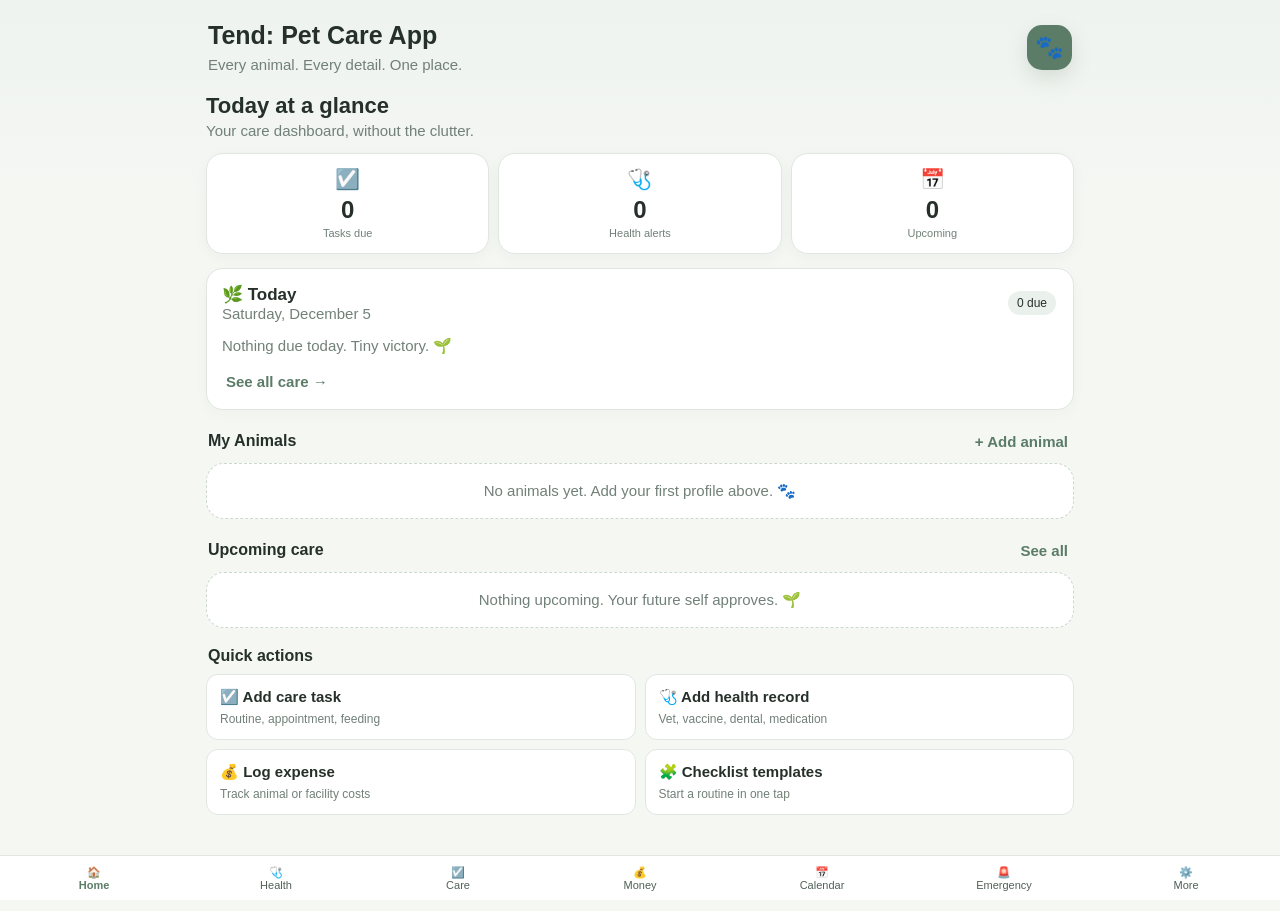
<file: index.html>
<!doctype html><html><head><meta charset="utf-8"><meta name="viewport" content="width=device-width,initial-scale=1,viewport-fit=cover"><meta name="theme-color" content="#5b7c67"><link rel="manifest" href="manifest.json"><link rel="apple-touch-icon" href="./icon-192.png?v=10"><link rel="icon" href="./icon-192.png?v=10" type="image/png"><title>Tend: Pet Care App</title><meta name="tend-build" content="2026-10-11-recovery-build28"><link rel="stylesheet" href="./enhancements.css?v=3"><script src="./enhancements.js?v=3"></script><script src="./bugfixes.js?v=1"></script><style>:root{--a:#5b7c67;--a2:#78927f;--bg:#f5f7f3;--card:#fff;--ink:#26302a;--muted:#718078;--line:#e0e7e2;--soft:#eaf0ec;--cream:#f7f3e7;--warn:#a66a2c;--danger:#8a3d2c}*{box-sizing:border-box}body{margin:0;background:linear-gradient(180deg,#eef3ef 0,#f5f7f3 210px);font:15px -apple-system,BlinkMacSystemFont,"Segoe UI",sans-serif;color:var(--ink)}button,input,select,textarea{font:inherit}button{border:1px solid var(--line);background:#fff;border-radius:12px;padding:10px 13px;color:var(--ink)}button:active{transform:scale(.98)}.primary{background:var(--a);color:#fff;border:0;font-weight:700}.app{max-width:900px;margin:auto;padding:18px 16px calc(96px + env(safe-area-inset-bottom))}.top{padding:4px 2px 16px}.brand{display:flex;align-items:center;justify-content:space-between;gap:12px}.brand h1{font-size:25px;line-height:1.1;margin:0}.brand p{margin:6px 0 0;color:var(--muted)}.paw{width:45px;height:45px;border-radius:15px;background:var(--a);display:grid;place-items:center;color:#fff;font-size:23px;box-shadow:0 8px 20px #5b7c6730}.screen{display:none}.screen.on{display:block}.homeHero{margin:4px 0 14px}.homeHero h2{font-size:22px;margin:0 0 3px}.homeHero p{margin:0;color:var(--muted)}.stats{display:grid;grid-template-columns:repeat(3,1fr);gap:9px;margin:14px 0}.stat{background:var(--card);border:1px solid var(--line);border-radius:17px;padding:13px 10px;min-height:88px;box-shadow:0 4px 14px #26302a0a}.stat .ico{font-size:20px}.stat strong{display:block;font-size:24px;line-height:1.1;margin-top:6px}.stat span{font-size:11px;color:var(--muted)}.sectionHead{display:flex;justify-content:space-between;align-items:center;margin:19px 2px 9px}.sectionHead h3{margin:0;font-size:16px}.link{border:0;background:transparent;color:var(--a);padding:4px;font-weight:700}.animals{display:grid;gap:9px}.animal{display:flex;align-items:center;gap:12px;background:var(--card);border:1px solid var(--line);border-radius:18px;padding:11px;box-shadow:0 4px 14px #26302a0a;cursor:pointer}.animal .avatar{width:64px;height:64px;border-radius:16px;background:var(--soft);display:grid;place-items:center;overflow:hidden;flex:0 0 auto;font-size:29px}.avatar img{width:100%;height:100%;object-fit:cover}.animalMain{min-width:0;flex:1}.animalMain b{font-size:16px}.animalMain .sub{color:var(--muted);font-size:13px;margin-top:3px;white-space:nowrap;overflow:hidden;text-overflow:ellipsis}.chev{color:#9aa69f;font-size:22px}.empty{background:var(--card);border:1px dashed #cbd7cf;border-radius:18px;padding:18px;text-align:center;color:var(--muted)}.quick{display:grid;grid-template-columns:1fr 1fr;gap:9px}.quick button{text-align:left;padding:13px;background:#fff}.quick b{display:block;margin-bottom:3px}.quick span{font-size:12px;color:var(--muted)}.card{background:var(--card);border:1px solid var(--line);border-radius:17px;padding:15px;margin:10px 0;box-shadow:0 4px 14px #26302a08}.grid{display:grid;grid-template-columns:1fr 1fr;gap:10px}.title{display:flex;justify-content:space-between;align-items:center;gap:8px}.muted{color:var(--muted)}h2{font-size:21px}.pet{display:flex;gap:12px;align-items:center}.task{display:flex;gap:10px;align-items:center}.check{width:30px;height:30px;border-radius:50%;padding:0}.done{text-decoration:line-through;opacity:.55}.pill{display:inline-block;padding:5px 9px;border-radius:999px;background:var(--soft);font-size:12px;margin:2px}.danger{color:var(--danger)}nav{position:fixed;bottom:0;left:0;right:0;width:100%;box-sizing:border-box;background:#fff;border-top:1px solid var(--line);display:flex;justify-content:space-around;align-items:stretch;z-index:99;overflow-x:hidden;overflow-y:hidden;padding:0 max(3px,env(safe-area-inset-right)) env(safe-area-inset-bottom) max(3px,env(safe-area-inset-left));transform:translateZ(0);-webkit-transform:translateZ(0)}nav button{flex:1 1 0;min-width:0;max-width:none;border:0;border-radius:0;font-size:10px;background:transparent;padding:10px 2px 9px;color:#516057;white-space:nowrap}nav button.active{color:var(--a);font-weight:800}.modal{display:none;position:fixed;inset:0;background:#0007;align-items:flex-end;z-index:10}.modal.on{display:flex}.sheet{background:#fff;width:100%;max-height:94vh;overflow:auto;border-radius:24px 24px 0 0;padding:20px}.formgrid{display:grid;grid-template-columns:1fr 1fr;gap:8px}label{display:block;color:var(--muted);margin:8px 0}input,select,textarea{width:100%;padding:10px;border:1px solid var(--line);border-radius:10px;margin-top:4px}textarea{min-height:65px}.species{display:grid;grid-template-columns:1fr 1fr;gap:7px;max-height:280px;overflow:auto}.species button.sel{outline:2px solid var(--a);background:var(--soft)}.template{cursor:pointer}.template b{display:block;margin-bottom:5px}.profilePhoto{width:92px;height:92px;border-radius:22px;overflow:hidden;background:var(--soft);display:grid;place-items:center;font-size:40px}.profilePhoto img{width:100%;height:100%;object-fit:cover}.alertCard{border-left:4px solid var(--warn)}.upcomingRow{display:flex;justify-content:space-between;gap:10px;align-items:center}.dateBadge{background:var(--soft);border-radius:12px;padding:7px 9px;text-align:center;min-width:52px}.dateBadge b{display:block;font-size:16px}.dateBadge small{font-size:10px;color:var(--muted)}@media(max-width:560px){.grid,.formgrid{grid-template-columns:1fr}.stats{gap:7px}.stat{padding:11px 8px}.app{padding-top:14px}.brand h1{font-size:22px}}</style><style>nav [data-s="facility"],#facility{display:none!important}</style></head><body><div class="app"><header class="top"><div class="brand"><div><h1>Tend: Pet Care App</h1><p>Every animal. Every detail. One place.</p></div><div class="paw">🐾</div></div></header><main><section id="home" class="screen on"><div class="homeHero"><h2>Today at a glance</h2><p>Your care dashboard, without the clutter.</p></div><div class="stats"><button class="stat" onclick="show('care')"><div class="ico">☑️</div><strong id="statTasks">0</strong><span>Tasks due</span></button><button class="stat" onclick="show('health')"><div class="ico">🩺</div><strong id="statHealth">0</strong><span>Health alerts</span></button><button class="stat" onclick="show('care')"><div class="ico">📅</div><strong id="statUpcoming">0</strong><span>Upcoming</span></button></div><div class="sectionHead"><h3>My Animals</h3><button class="link" onclick="petForm()">+ Add animal</button></div><div id="pets" class="animals"></div><div class="sectionHead"><h3>Upcoming care</h3><button class="link" onclick="show('care')">See all</button></div><div id="upcoming"></div><div class="sectionHead"><h3>Quick actions</h3></div><div class="quick"><button onclick="careForm()"><b>☑️ Add care task</b><span>Routine, appointment, feeding</span></button><button onclick="healthForm()"><b>🩺 Add health record</b><span>Vet, vaccine, dental, medication</span></button><button onclick="expenseForm()"><b>💰 Log expense</b><span>Track animal or facility costs</span></button><button onclick="templateMenu()"><b>🧩 Checklist templates</b><span>Start a routine in one tap</span></button></div></section><section id="animalDetail" class="screen"><div id="animalDetailBody"></div></section><section id="health" class="screen"><div class="title"><h2>🩺 Health</h2><button class="primary" onclick="healthForm()">+ Add</button></div><div id="healthList" class="card"></div></section><section id="care" class="screen"><div class="title"><h2>✨ Care Checklists</h2><button class="primary" onclick="careForm()">+ Task</button></div><div id="careSummary"></div><div id="careList"></div></section><section id="money" class="screen"><div class="title"><h2>💰 Money</h2><button class="primary" onclick="expenseForm()">+ Add</button></div><div id="moneyList" class="card"></div></section><section id="facility" class="screen"><div class="title"><h2>🏡 Facility</h2><button class="primary" onclick="facilityForm()">+ Add checklist</button></div><div id="facilityList"></div></section><section id="emergency" class="screen"><div class="title"><h2>🚨 Emergency</h2><button onclick="incidentForm()">+ Incident</button></div><div id="emList"></div><div id="incidentList"></div></section><section id="more" class="screen"><h2>⚙️ More</h2><div class="card"><b>Mode</b><p class="muted">Use Personal mode for a household, or Facility mode for a rescue, farm, petting zoo, barn, or multi-animal operation.</p><button onclick="toggleMode()">Switch mode</button> <div id="modeText" class="pill"></div></div><div class="card"><button onclick="backup()">Export backup</button> <label style="display:inline-block">Import<input type="file" accept="application/json" onchange="restore(event)" style="display:none"></label></div><div class="card"><b>📸 Transfer animal photos</b><p class="muted">Move photos between Safari and the Home Screen app without replacing animal profiles or other records.</p><button onclick="tendExportPhotos()">Export photos</button> <label style="display:inline-block">Import photos<input type="file" accept=".json,application/json" onchange="tendImportPhotos(event)" style="display:none"></label></div><div class="card" id="tendUpdateCard"><div class="title"><div><b>🔄 Tend Updates</b><p class="muted" style="margin:5px 0 0">Check for the latest version of Tend.</p></div><span class="pill">Build 28</span></div><button class="primary" style="margin-top:10px;width:100%" onclick="window.tendCheckForUpdates()">Check for Updates</button><p id="tendUpdateStatus" class="muted" style="margin:8px 0 0;font-size:12px"></p></div></div></section></main><nav id="nav"><button data-s="home" onclick="show('home')">🏠<br>Home</button><button data-s="health" onclick="show('health')">🩺<br>Health</button><button data-s="care" onclick="show('care')">☑️<br>Care</button><button data-s="money" onclick="show('money')">💰<br>Money</button><button data-s="emergency" onclick="show('emergency')">🚨<br>Emergency</button><button data-s="more" onclick="show('more')">⚙️<br>More</button></nav><div id="modal" class="modal"><div class="sheet"><button onclick="closeM()">×</button><div id="body"></div></div></div></div><script>const K='pcc-web-v6';let raw=localStorage.getItem(K)||localStorage.getItem('pcc-web-v5')||localStorage.getItem('pcc-web-v4')||localStorage.getItem('pcc-web-v3')||localStorage.getItem('pcc-web-v1');let d=raw?JSON.parse(raw):null;d=d||{pets:[],health:[],care:[],expenses:[],meds:[],weights:[],checklists:[],incidents:[],mode:'personal'};for(const k of ['pets','health','care','expenses','meds','weights','checklists','incidents'])d[k]??=[];d.mode??='personal';const $=x=>document.getElementById(x),v=x=>$(x)?.value||'',pn=id=>(d.pets.find(p=>p.id==id)||{}).name||'Unknown';const photoDB=(()=>{let dbp;const connect=()=>dbp??=new Promise((resolve,reject)=>{const req=indexedDB.open('tend-animal-photos',1);req.onupgradeneeded=()=>req.result.createObjectStore('photos');req.onsuccess=()=>resolve(req.result);req.onerror=()=>reject(req.error)});return{async put(id,data){const db=await connect();return new Promise((resolve,reject)=>{const tx=db.transaction('photos','readwrite');tx.objectStore('photos').put(data,String(id));tx.oncomplete=resolve;tx.onerror=()=>reject(tx.error)})},async get(id){const db=await connect();return new Promise((resolve,reject)=>{const tx=db.transaction('photos');const r=tx.objectStore('photos').get(String(id));r.onsuccess=()=>resolve(r.result);r.onerror=()=>reject(r.error)})}}})();async function hydratePhotos(){try{await Promise.all(d.pets.map(async p=>{if(p.photoKey){const photo=await photoDB.get(p.photoKey);if(photo)p.photo=photo}}));render()}catch(e){console.warn('Photo storage unavailable',e)}};document.addEventListener('visibilitychange',()=>{if(!document.hidden)hydratePhotos()});window.addEventListener('pageshow',()=>hydratePhotos());(()=>{let checking=false,lastCheck=0;async function check(){if(checking||!navigator.onLine)return;const now=Date.now();if(now-lastCheck<60000)return;lastCheck=now;checking=true;try{if('serviceWorker'in navigator){const reg=await navigator.serviceWorker.getRegistration();if(reg)await reg.update()}const response=await fetch('./index.html?auto-check='+now,{cache:'no-store'});if(!response.ok)return;const html=await response.text();const version=(html.match(/<meta name="tend-build" content="([^"]+)"/)||[])[1];const current=document.querySelector('meta[name="tend-build"]')?.content;if(version&&current&&version!==current){sessionStorage.setItem('tend-update-pending',version);location.reload()}}catch(e){console.warn('Tend auto-update check',e)}finally{checking=false}}window.addEventListener('pageshow',()=>{hydratePhotos();check()});document.addEventListener('visibilitychange',()=>{if(!document.hidden){hydratePhotos();check()}});window.addEventListener('online',check);setTimeout(check,2500);setInterval(()=>{if(!document.hidden)check()},15*60*1000)})();async function tendExportPhotos(){try{const photos=[];for(const p of d.pets){let photo=p.photo;if(!photo&&p.photoKey)photo=await photoDB.get(p.photoKey);if(photo)photos.push({id:p.id,name:p.name,photo})}if(!photos.length){alert('No saved animal photos found in this version of Tend.');return}const blob=new Blob([JSON.stringify({type:'tend-photo-transfer',photos})],{type:'application/json'});const url=URL.createObjectURL(blob),a=document.createElement('a');a.href=url;a.download='tend-animal-photos.json';a.click();setTimeout(()=>URL.revokeObjectURL(url),30000)}catch(e){alert('Could not export photos: '+e.message)}}async function tendImportPhotos(event){const file=event.target.files?.[0];if(!file)return;try{const data=JSON.parse(await file.text());if(data.type!=='tend-photo-transfer'||!Array.isArray(data.photos))throw Error('Not a Tend photo transfer file');let count=0;for(const item of data.photos){const p=d.pets.find(p=>String(p.id)===String(item.id))||d.pets.find(p=>p.name===item.name);if(!p||typeof item.photo!=='string'||!item.photo.startsWith('data:image/'))continue;await photoDB.put(p.id,item.photo);p.photoKey=p.id;p.photo=item.photo;count++}const current=d.pets.map(p=>p.photo);d.pets.forEach(p=>delete p.photo);try{localStorage.setItem(K,JSON.stringify(d))}finally{d.pets.forEach((p,i)=>{if(current[i])p.photo=current[i]})}render();alert(count+' animal photo(s) transferred! 🐾')}catch(e){alert('Photo import failed: '+e.message)}finally{event.target.value=''}}const save=()=>{try{localStorage.setItem(K,JSON.stringify(d));render();return true}catch(e){alert('Tend storage is full. Your changes could not be saved. Export a backup from More before making further changes.');return false}};const show=s=>{document.querySelectorAll('.screen').forEach(x=>x.classList.remove('on'));$(s).classList.add('on');document.querySelectorAll('nav button').forEach(b=>b.classList.toggle('active',b.dataset.s===s));window.scrollTo(0,0)};const open=h=>{$('body').innerHTML=h;$('modal').classList.add('on')},closeM=()=>{$('modal').classList.remove('on')};const S=[['Dog','🐕'],['Cat','🐈'],['Horse','🐴'],['Rabbit','🐇'],['Guinea pig','🐹'],['Hamster','🐹'],['Rat','🐀'],['Mouse','🐭'],['Hedgehog','🦔'],['Ferret','🦦'],['Chinchilla','🐿️'],['Parrot','🦜'],['Cockatiel','🦜'],['Finch','🐦'],['Canary','🐦'],['Duck','🦆'],['Chicken','🐔'],['Goat','🐐'],['Sheep','🐑'],['Pig','🐖'],['Mini pig','🐖'],['Cow','🐄'],['Donkey','🫏'],['Alpaca','🦙'],['Llama','🦙'],['Lizard','🦎'],['Gecko','🦎'],['Bearded dragon','🦎'],['Snake','🐍'],['Turtle','🐢'],['Tortoise','🐢'],['Frog','🐸'],['Newt','🦎'],['Salamander','🦎'],['Axolotl','🦎'],['Fish','🐠'],['Betta','🐠'],['Koi','🐟'],['Shrimp','🦐'],['Aquatic snail','🐌'],['Hermit crab','🦀'],['Tarantula','🕷️'],['Scorpion','🦂'],['Insect','🪲'],['Millipede','🪱'],['Isopod','🪲'],['Land snail','🐌'],['Other','🐾']];let chosen='Dog',newPhoto=null;const icon=s=>(S.find(x=>x[0]==s)||['','🐾'])[1],group=s=>['Lizard','Gecko','Bearded dragon','Snake','Turtle','Tortoise'].includes(s)?'reptile':['Parrot','Cockatiel','Finch','Canary','Duck','Chicken'].includes(s)?'bird':['Frog','Newt','Salamander','Axolotl'].includes(s)?'amphibian':s;const fields={Horse:['Barn / stall','Height','Feed / forage','Farrier','Dental'],Rabbit:['Hay / forage','Pellets','Dental care','Nail trim','Litter notes'],reptile:['Enclosure','Temperature','Humidity','Feeding','Shedding','Supplements'],amphibian:['Habitat','Water / water quality','Temperature','Humidity','Feeding','Handling notes'],bird:['Enclosure','Diet','Beak care','Nail care','Avian vet'],Dog:['Food / diet','Groomer','Exercise notes'],Cat:['Food / diet','Litter notes','Groomer'],Goat:['Pen / pasture','Feed / forage','Hoof care','Fencing notes'],default:['Diet / feeding','Habitat / enclosure','Care notes']};const tendEsc=x=>String(x??'').replace(/[&<>"']/g,c=>({'&':'&amp;','<':'&lt;','>':'&gt;','"':'&quot;',"'":'&#39;'}[c]));function animalDetail(id){const p=d.pets.find(x=>String(x.id)===String(id));if(!p)return;const health=d.health.filter(x=>String(x.pet)===String(id)).sort((a,b)=>(b.date||'').localeCompare(a.date||''));const tasks=d.care.filter(x=>String(x.pet)===String(id)).sort((a,b)=>(a.date||'').localeCompare(b.date||''));const extras=(fields[group(p.species)]||fields.default).map((label,i)=>p.extra?.[i]?'<div class="card"><b>'+tendEsc(label)+'</b><p>'+tendEsc(p.extra[i])+'</p></div>':'').join('');$('animalDetailBody').innerHTML='<button onclick="show(\'home\')">← My Animals</button><div class="card" style="text-align:center;margin-top:12px">'+(p.photo?'<img src="'+p.photo+'" style="width:100%;max-height:280px;object-fit:cover;border-radius:15px">':'<div style="font-size:60px">'+icon(p.species)+'</div>')+'<h2>'+tendEsc(p.name||'Unnamed')+'</h2><p class="muted">'+tendEsc(p.species||'')+(p.breed?' · '+tendEsc(p.breed):'')+'</p><button class="primary" onclick="petForm('+p.id+')">Edit animal</button></div>'+(extras?'<h3>Care & feeding</h3>'+extras:'')+(p.vet?'<div class="card"><b>Vet / emergency contact</b><p>'+tendEsc(p.vet)+'</p></div>':'')+(p.allergy?'<div class="card"><b>Allergies & alerts</b><p>'+tendEsc(p.allergy)+'</p></div>':'')+(p.notes?'<div class="card"><b>Notes</b><p>'+tendEsc(p.notes)+'</p></div>':'')+'<h3>🩺 Health history</h3>'+(health.map(x=>'<div class="card"><b>'+tendEsc(x.title)+'</b><p class="muted">'+tendEsc(x.date)+'</p><p>'+tendEsc(x.notes)+'</p></div>').join('')||'<div class="empty">No health records yet</div>')+'<h3>☑️ Care schedule</h3>'+(tasks.map(x=>'<div class="card"><b>'+tendEsc(x.title)+'</b><p class="muted">'+tendEsc(x.date||'No date')+(x.done?' · Completed':'')+'</p></div>').join('')||'<div class="empty">No care tasks yet</div>');show('animalDetail')}function petForm(id){let p=id?d.pets.find(x=>x.id==id):{};chosen=p.species||'Dog';newPhoto=null;open(`<h2>${id?'Edit':'Add'} animal</h2><div class="species">${S.map(x=>`<button class="${x[0]==chosen?'sel':''}" onclick="choose('${x[0]}',this)">${x[1]} ${x[0]}</button>`).join('')}</div><div class="formgrid"><label>Name<input id="name" value="${p.name||''}"></label><label>Breed / variety<input id="breed" value="${p.breed||''}"></label></div><label>Photo<input id="photo" type="file" accept="image/*" onchange="photoRead(event)"></label><div class="formgrid">${(fields[group(chosen)]||fields.default).map((x,i)=>`<label>${x}<input id="f${i}" value="${p.extra?.[i]||''}"></label>`).join('')}</div><label>Vet / emergency contact<input id="vet" value="${p.vet||''}"></label><label>Allergies / alerts<input id="allergy" value="${p.allergy||''}"></label><label>Notes<textarea id="notes">${p.notes||''}</textarea></label><button class="primary" onclick="savePet(${id||0})">Save animal</button>`)}function choose(s,b){chosen=s;document.querySelectorAll('.species button').forEach(x=>x.classList.remove('sel'));b.classList.add('sel')}async function photoRead(e){const f=e.target.files?.[0];if(!f)return;if(!f.type.startsWith('image/')){alert('Please choose an image.');return}try{const img=await createImageBitmap(f);const max=900,scale=Math.min(1,max/Math.max(img.width,img.height));const canvas=document.createElement('canvas');canvas.width=Math.max(1,Math.round(img.width*scale));canvas.height=Math.max(1,Math.round(img.height*scale));canvas.getContext('2d').drawImage(img,0,0,canvas.width,canvas.height);img.close();newPhoto=canvas.toDataURL('image/jpeg',0.68);if(newPhoto.length>650000){const smaller=document.createElement('canvas');smaller.width=Math.round(canvas.width*.7);smaller.height=Math.round(canvas.height*.7);smaller.getContext('2d').drawImage(canvas,0,0,smaller.width,smaller.height);newPhoto=smaller.toDataURL('image/jpeg',0.5)}}catch(err){alert('Could not process this photo. Please try another image.')}}async function savePet(id){const existing=id?d.pets.find(x=>x.id==id):null;const p=existing||{id:Date.now()};const prior=existing?{...existing}:null;const photoToSave=newPhoto;Object.assign(p,{name:v('name'),species:chosen,breed:v('breed'),vet:v('vet'),allergy:v('allergy'),notes:v('notes'),extra:[0,1,2,3,4,5].map(i=>v('f'+i))});if(photoToSave){try{await photoDB.put(p.id,photoToSave);p.photoKey=p.id;p.photo=photoToSave}catch(e){alert('Photo storage failed. Your animal was not saved.');return}}else if(p.photo&&!p.photoKey){try{await photoDB.put(p.id,p.photo);p.photoKey=p.id}catch(e){console.warn(e)}}if(!existing)d.pets.push(p);const photo=p.photo;delete p.photo;const ok=save();if(photo)p.photo=photo;if(ok){render();closeM();newPhoto=null}else{if(!existing)d.pets=d.pets.filter(x=>x!==p);else Object.assign(p,prior);render()}}function careForm(id){const t=id?d.care.find(x=>x.id==id):{};open(`<h2>☑️ ${id?'Edit':'Add'} care task</h2><label>Task<input id="ctitle" value="${t.title||''}" placeholder="Feed, clean stall, medication..."></label><div class="formgrid"><label>Due date<input id="cdate" type="date" value="${t.date||new Date().toISOString().slice(0,10)}"></label><label>Repeat<select id="crepeat"><option value="none">Does not repeat</option><option value="daily">Daily</option><option value="weekly">Weekly</option><option value="monthly">Monthly</option></select></label></div><label>Animal<select id="cpet"><option value="">Facility / household</option>${d.pets.map(p=>`<option value="${p.id}" ${t.pet==p.id?'selected':''}>${p.name}</option>`).join('')}</select></label><button class="primary" onclick="saveCare(${id||0})">Save task</button></div>`)}function saveCare(id){const t=id?d.care.find(x=>x.id==id):{id:Date.now(),done:false};Object.assign(t,{title:v('ctitle'),date:v('cdate'),repeat:v('crepeat'),pet:v('cpet')?Number(v('cpet')):null});if(!id)d.care.push(t);save(d);closeM()}function healthForm(){open(`<h2>🩺 Add health record</h2><label>Record<input id="htitle" placeholder="Vet visit, vaccine, dental..."></label><label>Date<input id="hdate" type="date" value="${new Date().toISOString().slice(0,10)}"></label><label>Animal<select id="hpet"><option value="">Select animal</option>${d.pets.map(p=>`<option value="${p.id}">${p.name}</option>`).join('')}</select></label><label>Notes<textarea id="hnotes"></textarea></label><button class="primary" onclick="saveHealth()">Save</button></div>`)}function saveHealth(){d.health.push({id:Date.now(),title:v('htitle'),date:v('hdate'),pet:v('hpet')?Number(v('hpet')):null,notes:v('hnotes')});save(d);closeM()}function expenseForm(){open(`<h2>💰 Log expense</h2><label>Description<input id="etitle"></label><div class="formgrid"><label>Amount<input id="eamt" type="number" step="0.01"></label><label>Date<input id="edate" type="date" value="${new Date().toISOString().slice(0,10)}"></label></div><label>Animal / category<input id="ecat"></label><button class="primary" onclick="saveExpense()">Save</button></div>`)}function saveExpense(){d.expenses.push({id:Date.now(),title:v('etitle'),amount:Number(v('eamt')||0),date:v('edate'),cat:v('ecat')});save(d);closeM()}function facilityForm(){open(`<h2>🏡 Add facility checklist</h2><label>Name<input id="fname" placeholder="Morning barn check"></label><label>Items<textarea id="fitems" placeholder="Water troughs
Hay nets
Doors
Fencing"></textarea></label><button class="primary" onclick="saveFacility()">Save checklist</button></div>`)}function saveFacility(){d.checklists.push({id:Date.now(),title:v('fname'),items:v('fitems').split('\n').filter(Boolean).map(x=>({text:x,done:false}))});save(d);closeM()}function incidentForm(){open(`<h2>🚨 Log incident</h2><label>What happened?<input id="ititle"></label><label>Date<input id="idate" type="date" value="${new Date().toISOString().slice(0,10)}"></label><label>Details<textarea id="inotes"></textarea></label><button class="primary" onclick="saveIncident()">Save</button></div>`)}function saveIncident(){d.incidents.push({id:Date.now(),title:v('ititle'),date:v('idate'),notes:v('inotes')});save(d);closeM()}function templateMenu(){open(`<h2>🧩 Checklist templates</h2>${['Morning animal care','Evening animal care','Barn closing','New animal intake'].map(x=>`<button style="width:100%;margin:5px 0;text-align:left" onclick="addTemplate('${x}')">${x}</button>`).join('')}</div>`)}function addTemplate(x){d.checklists.push({id:Date.now(),title:x,items:[{text:'Check water',done:false},{text:'Check food / forage',done:false},{text:'Observe each animal',done:false},{text:'Clean / reset area',done:false}]});save(d);closeM()}function toggleMode(){d.mode=d.mode==='personal'?'facility':'personal';save(d)}function backup(){const a=document.createElement('a');a.href=URL.createObjectURL(new Blob([JSON.stringify(d)],{type:'application/json'}));a.download='tend-backup.json';a.click()}function restore(e){const r=new FileReader();r.onload=()=>{try{d=JSON.parse(r.result);save();alert('Restored!')}catch{alert('Could not read backup.')}};r.readAsText(e.target.files[0])}function render(){const today=new Date().toISOString().slice(0,10),due=d.care.filter(x=>!x.done&&(!x.date||x.date<=today));$('statTasks').textContent=due.length;$('statHealth').textContent=d.health.length;$('statUpcoming').textContent=d.care.filter(x=>!x.done).length; $('modeText').textContent=d.mode==='facility'?'Facility mode':'Personal mode';$('pets').innerHTML=d.pets.length?d.pets.map(p=>`<div class="animal" onclick="animalDetail(${p.id})"><div class="avatar">${p.photo?`<img src="${p.photo}">`:icon(p.species)}</div><div class="animalMain"><b>${p.name||'Unnamed'}</b><div class="sub">${p.species||''}${p.breed?' · '+p.breed:''}</div></div><div class="chev">›</div></div>`).join(''):'<div class="empty">No animals yet. Add your first profile above. 🐾</div>';$('upcoming').innerHTML=d.care.filter(x=>!x.done).sort((a,b)=>(a.date||'').localeCompare(b.date||'')).slice(0,4).map(x=>`<div class="card upcomingRow"><div><b>${x.title}</b><div class="muted">${x.date||'No date'}${x.pet?' · '+pn(x.pet):''}</div></div></div>`).join('')||'<div class="empty">Nothing upcoming. Your future self approves. 🌱</div>';$('healthList').innerHTML=d.health.length?d.health.slice().reverse().map(x=>`<div class="card"><b>${x.title}</b><div class="muted">${x.date||''}${x.pet?' · '+pn(x.pet):''}</div><div>${x.notes||''}</div></div>`).join(''):'<div class="empty">No health records yet.</div>';$('careSummary').innerHTML=`<div class="card"><b>${d.care.filter(x=>!x.done).length}</b> open task(s) · <b>${d.care.filter(x=>x.done).length}</b> completed</div>`;$('careList').innerHTML=d.care.length?d.care.map(x=>`<div class="card task"><button class="check" onclick="this.blur()">${x.done?'✓':''}</button><div style="flex:1" class="${x.done?'done':''}"><b>${x.title}</b><div class="muted">${x.date||'No date'}${x.repeat&&x.repeat!=='none'?' · '+x.repeat:''}${x.pet?' · '+pn(x.pet):''}</div></div><button onclick="careForm(${x.id})">Edit</button></div>`).join(''):'<div class="empty">No care tasks yet.</div>';$('moneyList').innerHTML=d.expenses.length?d.expenses.slice().reverse().map(x=>`<div class="card"><b>${x.title}</b><div class="muted">${x.date||''}${x.cat?' · '+x.cat:''}</div><strong>$${Number(x.amount||0).toFixed(2)}</strong></div>`).join(''):'<div class="empty">No expenses yet.</div>';$('facilityList').innerHTML=d.checklists.length?d.checklists.map(c=>`<div class="card"><b>${c.title}</b>${c.items.map(i=>`<label><input type="checkbox" ${i.done?'checked':''} onchange="i.done=this.checked"> ${i.text}</label>`).join('')}</div>`).join(''):'<div class="empty">No facility checklists yet.</div>';$('incidentList').innerHTML=d.incidents.length?d.incidents.slice().reverse().map(x=>`<div class="card"><b>${x.title}</b><div class="muted">${x.date||''}</div><div>${x.notes||''}</div></div>`).join(''):'<div class="empty">No incidents logged yet.</div>'}render();show('home');(async()=>{try{let changed=false;for(const p of d.pets){if(p.photo&&p.photo.startsWith('data:')){await photoDB.put(p.id,p.photo);p.photoKey=p.id;changed=true}}if(changed){const photos=d.pets.map(p=>p.photo);d.pets.forEach(p=>delete p.photo);try{localStorage.setItem(K,JSON.stringify(d))}catch(e){console.warn('Could not migrate old photos',e)}d.pets.forEach((p,i)=>{if(photos[i])p.photo=photos[i]})}await hydratePhotos()}catch(e){console.warn('Photo migration deferred',e)}})();</script></body></html>
</file>
<file: enhancements.css>
.tend-cal-head{display:flex;justify-content:space-between;align-items:center;gap:10px;margin:6px 0 12px}.tend-cal-head button{min-width:42px}.tend-cal-head div{font-size:18px;font-weight:800}.tend-cal-grid{display:grid;grid-template-columns:repeat(7,1fr);gap:5px}.tend-cal-dow{font-size:10px;color:var(--muted);text-align:center;padding:4px 0;font-weight:700}.tend-cal-day{min-height:62px;background:#fff;border:1px solid var(--line);border-radius:11px;padding:6px;text-align:left;color:var(--ink);overflow:hidden}.tend-cal-day.today{outline:2px solid var(--a);outline-offset:-2px}.tend-cal-day.mutedDay{opacity:.4}.tend-cal-day>span{display:flex;flex-direction:column;gap:2px;margin-top:4px}.tend-cal-day i{font-style:normal;font-size:9px;line-height:1.15;background:var(--soft);border-radius:5px;padding:2px 3px;white-space:nowrap;overflow:hidden;text-overflow:ellipsis}.tend-event{display:flex;gap:10px;align-items:center}.tend-event-time{min-width:55px;font-size:11px;color:var(--muted)}.tend-today-head{display:flex;justify-content:space-between;align-items:center;gap:10px;padding-bottom:7px}.tend-today-head b{font-size:17px}.tend-today-label{font-size:11px;font-weight:800;color:var(--muted);text-transform:uppercase;letter-spacing:.05em;margin:9px 0 4px}.tend-today-row{display:flex;align-items:center;gap:8px;padding:7px 0;border-top:1px solid var(--line)}.tend-today-row .check{flex:0 0 auto}.tend-today-row button:last-child{padding:7px 9px;font-size:12px}.tend-overdue{border-top:0;background:#fff9f5;border-radius:10px;padding:7px;margin:3px 0}.tend-overdue .muted{color:var(--warn)}.tend-mini-event{display:flex;align-items:center;gap:8px;padding:6px 0}.tend-mini-event>span{font-size:18px}.tend-mini-event b{font-size:13px}
</file>
